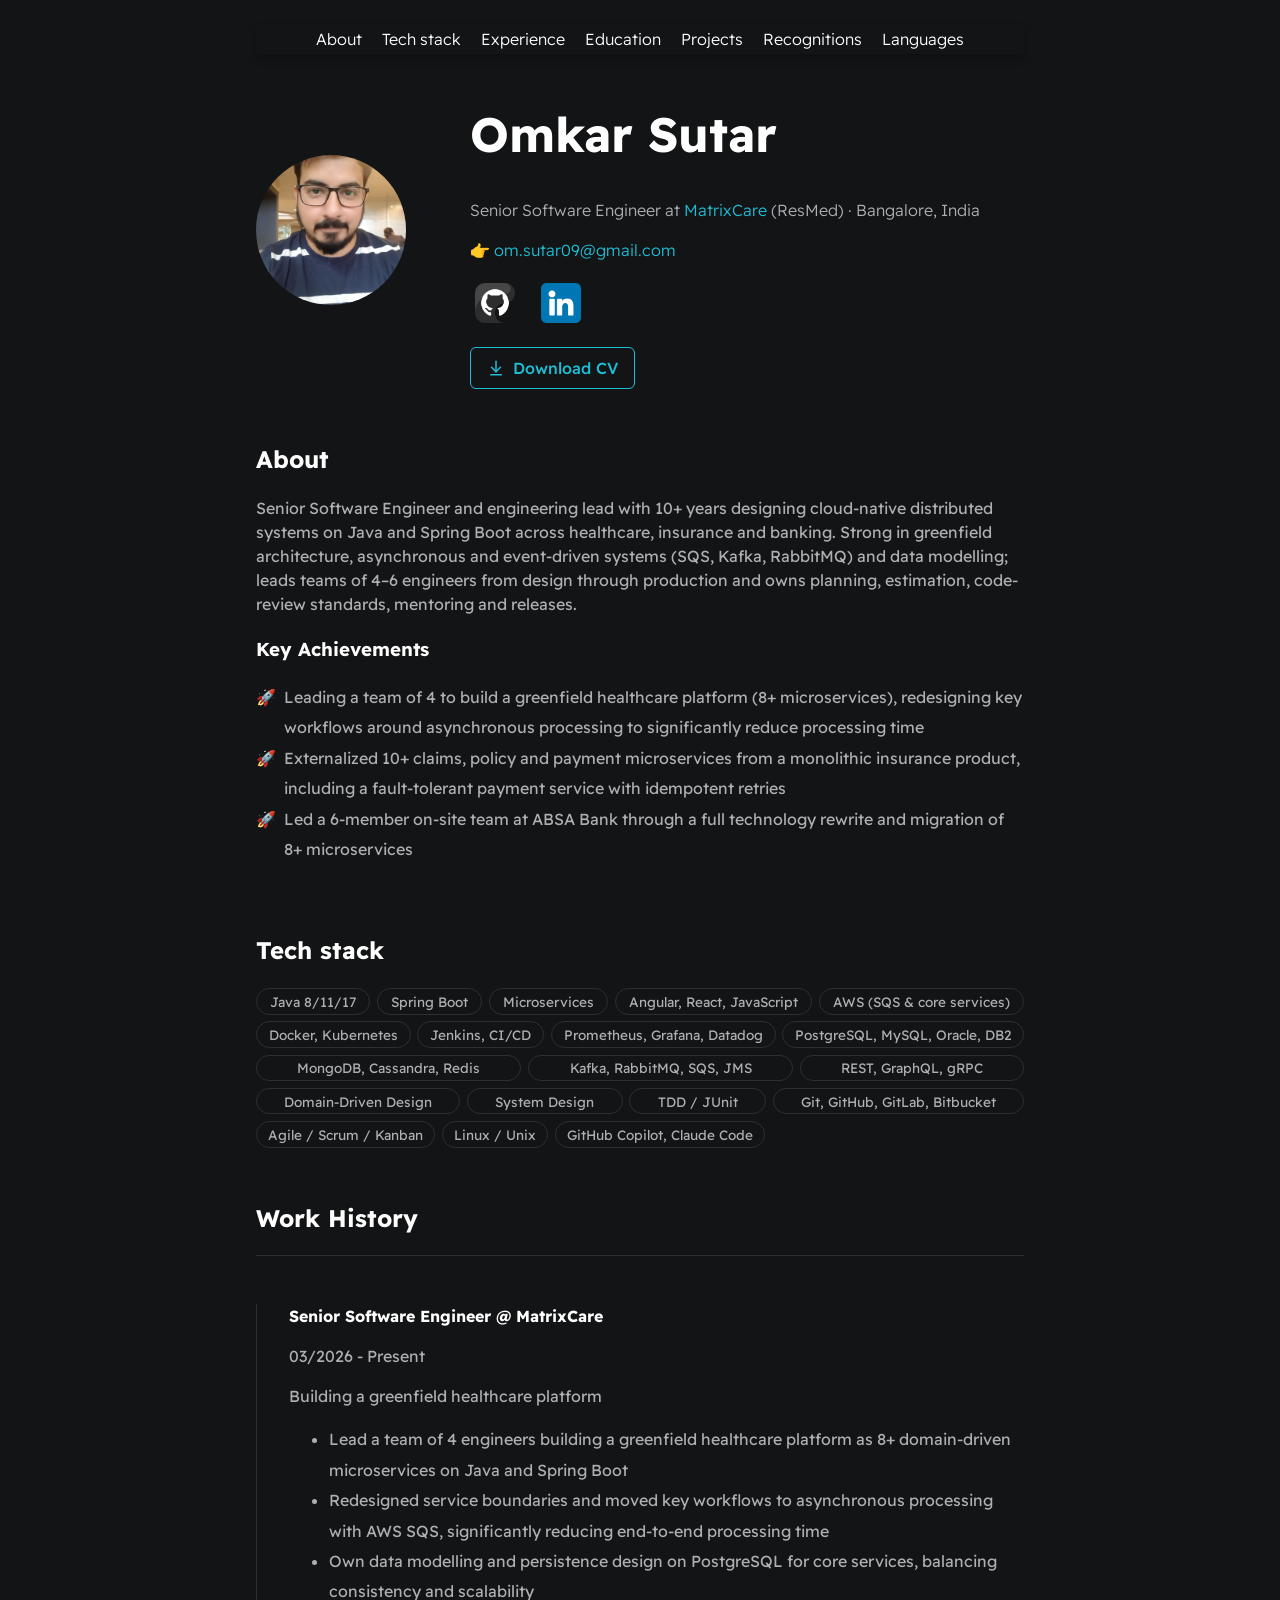
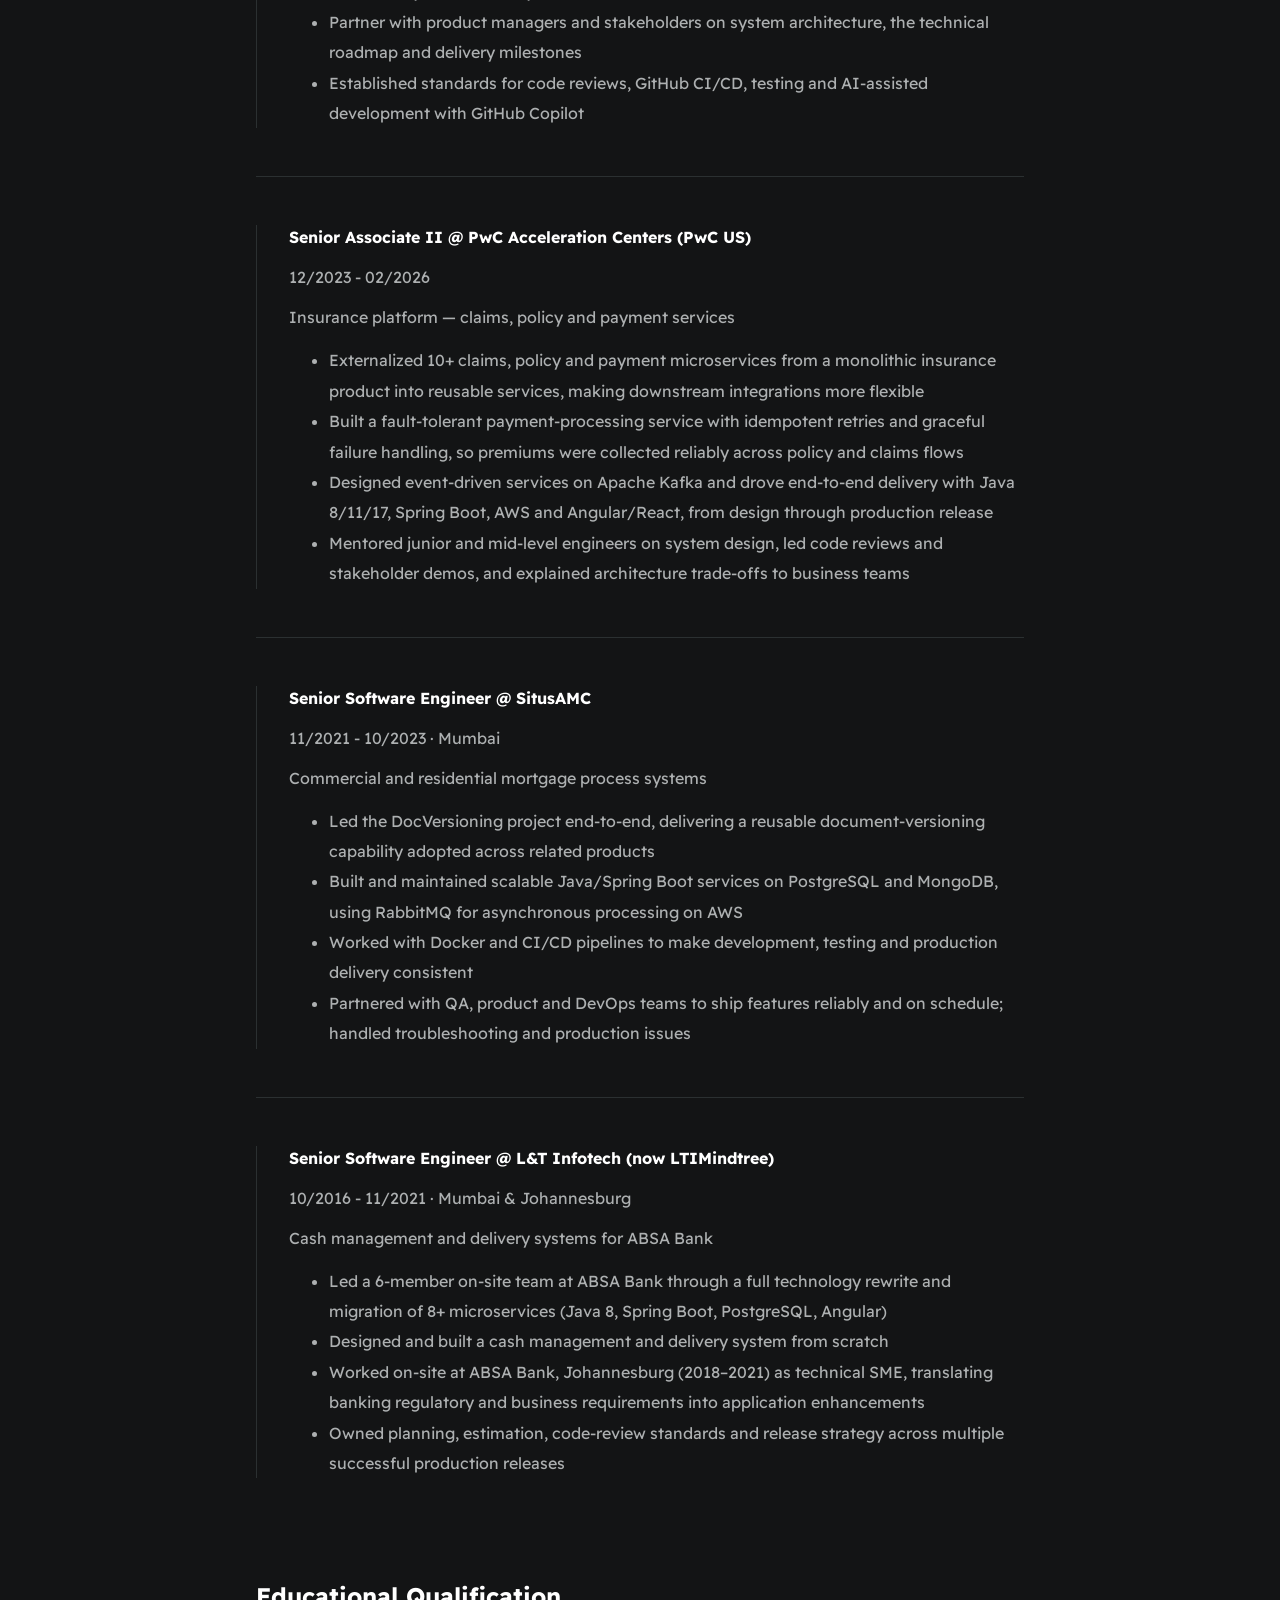
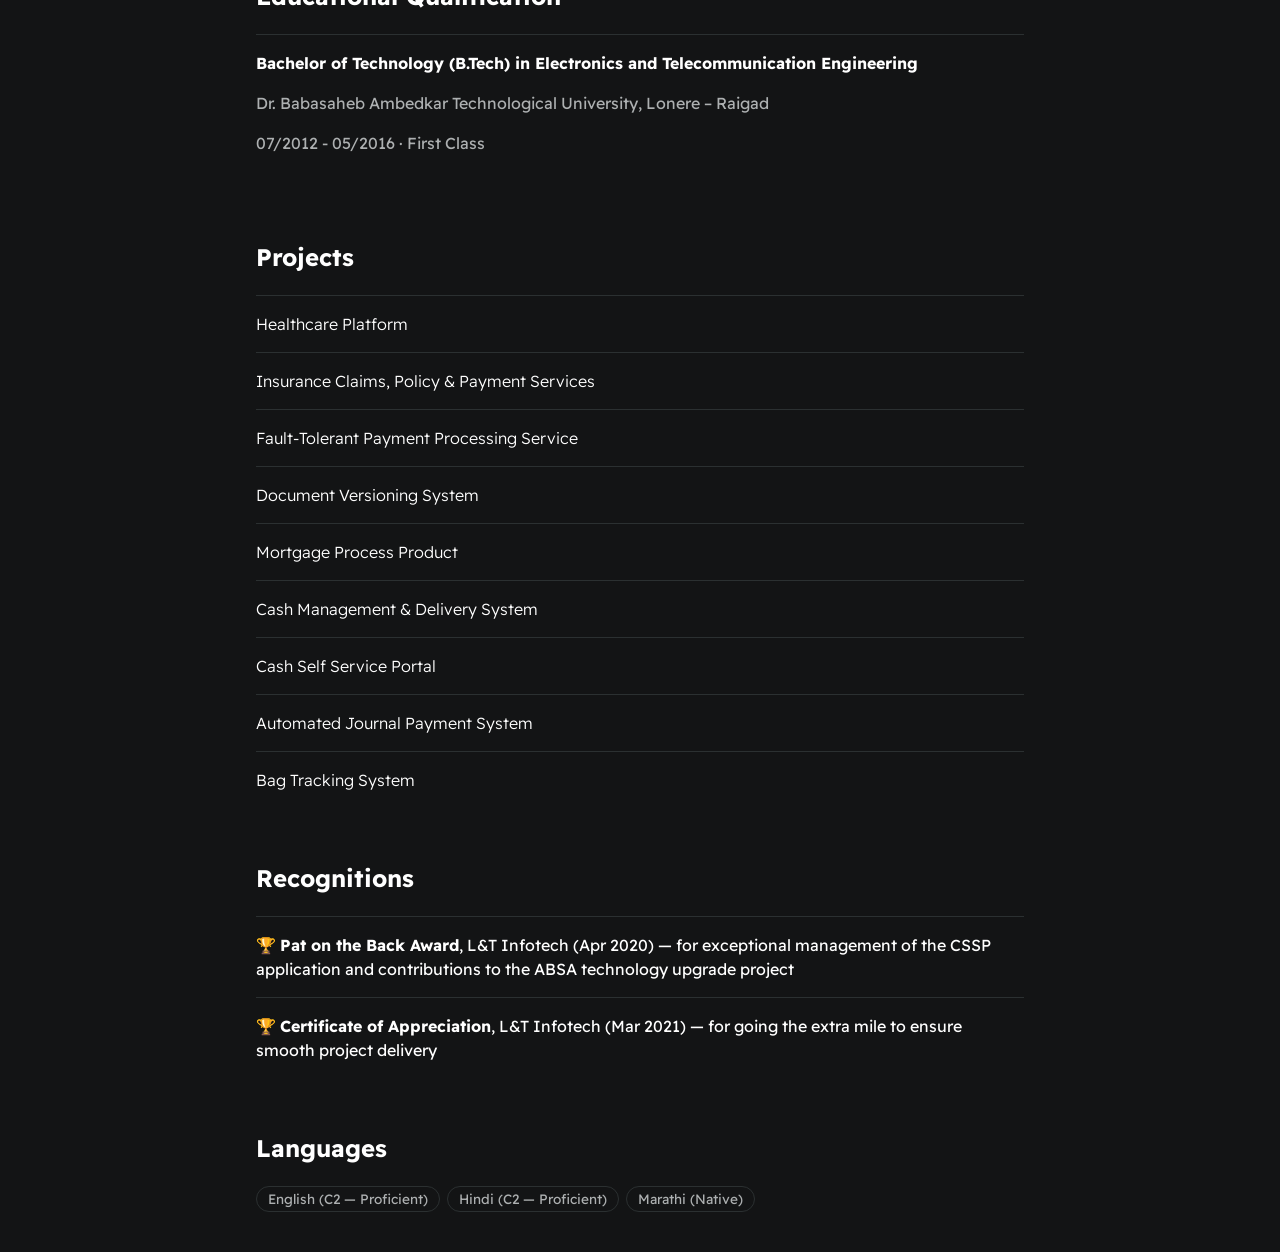
<file: index.html>
<!DOCTYPE html>
<html>
  <head>
    <meta charset="utf-8" />
    <meta http-equiv="X-UA-Compatible" content="IE=edge" />
    <title>Omkar Sutar</title>
    <meta name="description" content="Omkar Sutar — Senior Software Engineer building distributed, cloud-native backend systems with Java and Spring Boot." />
    <meta name="viewport" content="width=device-width, initial-scale=1" />
    <link rel="stylesheet" href="./styles/main.css" />
    <link rel="icon" href="./assets/images/favicon.png" type="image/x-icon" />
  </head>
  <body>
    <div id="container--main">
      <ul class="nav-links">
        <li class="forward"><a href="#about">About</a></li>
        <li class="forward"><a href="#techstack">Tech stack</a></li>
        <li class="forward"><a href="#work-history">Experience</a></li>
        <li class="forward"><a href="#education">Education</a></li>
        <li class="forward"><a href="#projects">Projects</a></li>
        <li class="forward"><a href="#recognitions">Recognitions</a></li>
        <li class="forward"><a href="#languages">Languages</a></li>
      </ul>
      <section id="wrapper--hero" class="section--page">
        <img id="profile-pic" src="assets/images/profile_pic.jpg" />

        <div>
          <h1 id="user-name">Omkar Sutar</h1>
          <p id="bio">
            Senior Software Engineer at
            <a href="https://matrixcare.com" target="_blank">MatrixCare</a>
            (ResMed) · Bangalore, India
          </p>
          <p id="email">
            <a href="mailto:om.sutar09@gmail.com">👉 om.sutar09@gmail.com</a>
          </p>
          <div id="socials--list">
            <a href="https://github.com/omsutar09" target="_blank"
              ><img id="social-pic" src="./assets/images/github.png"
            /></a>
            <a href="https://www.linkedin.com/in/omsutar09/" target="_blank"
              ><img id="social-pic" src="./assets/images/linkedin.png"
            /></a>
          </div>
          <a
            class="btn--resume"
            href="./assets/Omkar_Sutar_CV.pdf"
            download="Omkar_Sutar_CV.pdf"
            ><svg xmlns="http://www.w3.org/2000/svg" width="18" height="18" viewBox="0 0 24 24" fill="none" stroke="currentColor" stroke-width="2" stroke-linecap="round" stroke-linejoin="round" aria-hidden="true"><path d="M12 17V3"/><path d="m6 11 6 6 6-6"/><path d="M19 21H5"/></svg>
            Download CV</a
          >
        </div>
      </section>

      <section id="about" class="section--page">
        <h2>About</h2>
        <p>
          Senior Software Engineer and engineering lead with 10+ years
          designing cloud-native distributed systems on Java and Spring Boot
          across healthcare, insurance and banking. Strong in greenfield
          architecture, asynchronous and event-driven systems (SQS, Kafka,
          RabbitMQ) and data modelling; leads teams of 4–6 engineers from
          design through production and owns planning, estimation,
          code-review standards, mentoring and releases.
        </p>
        <h3>Key Achievements</h3>
        <ul class="list--marked list--achieve">
          <li>
            Leading a team of 4 to build a greenfield healthcare platform (8+
            microservices), redesigning key workflows around asynchronous
            processing to significantly reduce processing time
          </li>
          <li>
            Externalized 10+ claims, policy and payment microservices from a
            monolithic insurance product, including a fault-tolerant payment
            service with idempotent retries
          </li>
          <li>
            Led a 6-member on-site team at ABSA Bank through a full technology
            rewrite and migration of 8+ microservices
          </li>
        </ul>
      </section>

      <section id="techstack" class="section--page">
        <h2>Tech stack</h2>

        <div id="wrapper--techstack__items">
          <div class="card--techstack"><span>Java 8/11/17</span></div>
          <div class="card--techstack"><span>Spring Boot</span></div>
          <div class="card--techstack"><span>Microservices</span></div>
          <div class="card--techstack"><span>Angular, React, JavaScript</span></div>
          <div class="card--techstack"><span>AWS (SQS &amp; core services)</span></div>
          <div class="card--techstack"><span>Docker, Kubernetes</span></div>
          <div class="card--techstack"><span>Jenkins, CI/CD</span></div>
          <div class="card--techstack"><span>Prometheus, Grafana, Datadog</span></div>
          <div class="card--techstack"><span>PostgreSQL, MySQL, Oracle, DB2</span></div>
          <div class="card--techstack"><span>MongoDB, Cassandra, Redis</span></div>
          <div class="card--techstack"><span>Kafka, RabbitMQ, SQS, JMS</span></div>
          <div class="card--techstack"><span>REST, GraphQL, gRPC</span></div>
          <div class="card--techstack"><span>Domain-Driven Design</span></div>
          <div class="card--techstack"><span>System Design</span></div>
          <div class="card--techstack"><span>TDD / JUnit</span></div>
          <div class="card--techstack"><span>Git, GitHub, GitLab, Bitbucket</span></div>
          <div class="card--techstack"><span>Agile / Scrum / Kanban</span></div>
          <div class="card--techstack"><span>Linux / Unix</span></div>
          <div class="card--techstack"><span>GitHub Copilot, Claude Code</span></div>
        </div>
      </section>

      <section id="work-history" class="section--page">
        <h2>Work History</h2>

        <div class="line-break"></div>
        <div class="card--work-history">
          <strong>Senior Software Engineer @ MatrixCare</strong>
          <p>03/2026 - Present</p>
          <p>Building a greenfield healthcare platform</p>
          <ul>
            <li>
              Lead a team of 4 engineers building a greenfield healthcare
              platform as 8+ domain-driven microservices on Java and Spring
              Boot
            </li>
            <li>
              Redesigned service boundaries and moved key workflows to
              asynchronous processing with AWS SQS, significantly reducing
              end-to-end processing time
            </li>
            <li>
              Own data modelling and persistence design on PostgreSQL for core
              services, balancing consistency and scalability
            </li>
            <li>
              Partner with product managers and stakeholders on system
              architecture, the technical roadmap and delivery milestones
            </li>
            <li>
              Established standards for code reviews, GitHub CI/CD, testing and
              AI-assisted development with GitHub Copilot
            </li>
          </ul>
        </div>

        <div class="line-break"></div>
        <div class="card--work-history">
          <strong>Senior Associate II @ PwC Acceleration Centers (PwC US)</strong>
          <p>12/2023 - 02/2026</p>
          <p>Insurance platform — claims, policy and payment services</p>
          <ul>
            <li>
              Externalized 10+ claims, policy and payment microservices from a
              monolithic insurance product into reusable services, making
              downstream integrations more flexible
            </li>
            <li>
              Built a fault-tolerant payment-processing service with idempotent
              retries and graceful failure handling, so premiums were collected
              reliably across policy and claims flows
            </li>
            <li>
              Designed event-driven services on Apache Kafka and drove
              end-to-end delivery with Java 8/11/17, Spring Boot, AWS and
              Angular/React, from design through production release
            </li>
            <li>
              Mentored junior and mid-level engineers on system design, led code
              reviews and stakeholder demos, and explained architecture
              trade-offs to business teams
            </li>
          </ul>
        </div>

        <div class="line-break"></div>
        <div class="card--work-history">
          <strong>Senior Software Engineer @ SitusAMC</strong>
          <p>11/2021 - 10/2023 · Mumbai</p>
          <p>Commercial and residential mortgage process systems</p>
          <ul>
            <li>
              Led the DocVersioning project end-to-end, delivering a reusable
              document-versioning capability adopted across related products
            </li>
            <li>
              Built and maintained scalable Java/Spring Boot services on
              PostgreSQL and MongoDB, using RabbitMQ for asynchronous
              processing on AWS
            </li>
            <li>
              Worked with Docker and CI/CD pipelines to make development,
              testing and production delivery consistent
            </li>
            <li>
              Partnered with QA, product and DevOps teams to ship features
              reliably and on schedule; handled troubleshooting and production
              issues
            </li>
          </ul>
        </div>

        <div class="line-break"></div>
        <div class="card--work-history">
          <strong
            >Senior Software Engineer @ L&amp;T Infotech (now LTIMindtree)</strong
          >
          <p>10/2016 - 11/2021 · Mumbai &amp; Johannesburg</p>
          <p>Cash management and delivery systems for ABSA Bank</p>
          <ul>
            <li>
              Led a 6-member on-site team at ABSA Bank through a full technology
              rewrite and migration of 8+ microservices (Java 8, Spring Boot,
              PostgreSQL, Angular)
            </li>
            <li>Designed and built a cash management and delivery system from scratch</li>
            <li>
              Worked on-site at ABSA Bank, Johannesburg (2018–2021) as technical
              SME, translating banking regulatory and business requirements into
              application enhancements
            </li>
            <li>
              Owned planning, estimation, code-review standards and release
              strategy across multiple successful production releases
            </li>
          </ul>
        </div>
      </section>

      <section id="education" class="section--page">
        <h2>Educational Qualification</h2>

        <div class="card--project">
          <strong
            >Bachelor of Technology (B.Tech) in Electronics and
            Telecommunication Engineering</strong
          >
          <p>Dr. Babasaheb Ambedkar Technological University, Lonere – Raigad</p>
          <p>07/2012 - 05/2016 · First Class</p>
        </div>
      </section>

      <section id="projects" class="section--page">
        <h2>Projects</h2>

        <div class="card--project">
          <a href="project1.html">Healthcare Platform</a>
        </div>
        <div class="card--project">
          <a href="project1.html">Insurance Claims, Policy &amp; Payment Services</a>
        </div>
        <div class="card--project">
          <a href="project1.html">Fault-Tolerant Payment Processing Service</a>
        </div>
        <div class="card--project">
          <a href="project1.html">Document Versioning System</a>
        </div>
        <div class="card--project">
          <a href="project1.html">Mortgage Process Product</a>
        </div>
        <div class="card--project">
          <a href="project1.html">Cash Management &amp; Delivery System</a>
        </div>
        <div class="card--project">
          <a href="project1.html">Cash Self Service Portal</a>
        </div>
        <div class="card--project">
          <a href="project1.html">Automated Journal Payment System</a>
        </div>
        <div class="card--project">
          <a href="project1.html">Bag Tracking System</a>
        </div>
      </section>

      <section id="recognitions" class="section--page">
        <h2>Recognitions</h2>

        <div class="card--project">
          <span>🏆 </span><strong>Pat on the Back Award</strong>, L&amp;T
          Infotech (Apr 2020) — for exceptional management of the CSSP
          application and contributions to the ABSA technology upgrade project
        </div>
        <div class="card--project">
          <span>🏆 </span><strong>Certificate of Appreciation</strong>, L&amp;T
          Infotech (Mar 2021) — for going the extra mile to ensure smooth
          project delivery
        </div>
      </section>

      <section id="languages" class="section--page">
        <h2>Languages</h2>
        <div id="wrapper--techstack__items">
          <div class="card--techstack"><span>English (C2 — Proficient)</span></div>
          <div class="card--techstack"><span>Hindi (C2 — Proficient)</span></div>
          <div class="card--techstack"><span>Marathi (Native)</span></div>
        </div>
      </section>
    </div>
  </body>
</html>
</file>
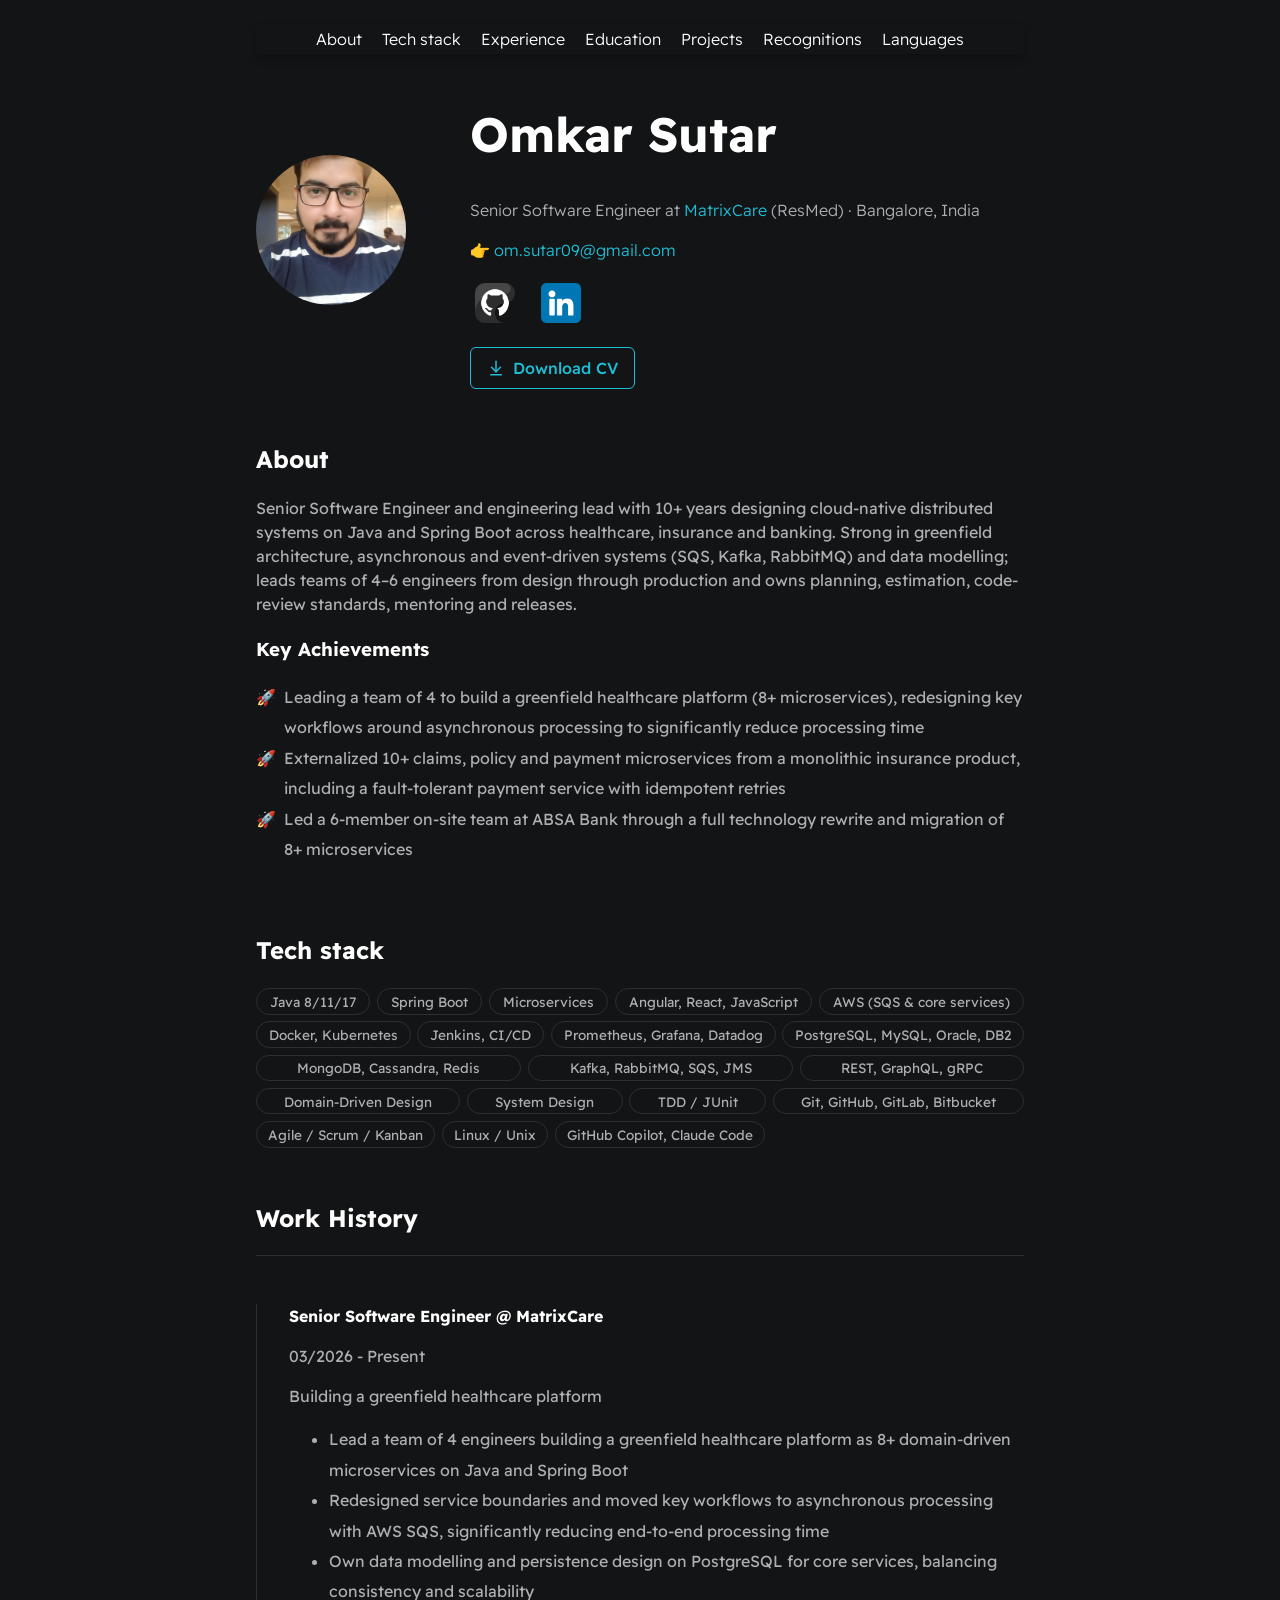
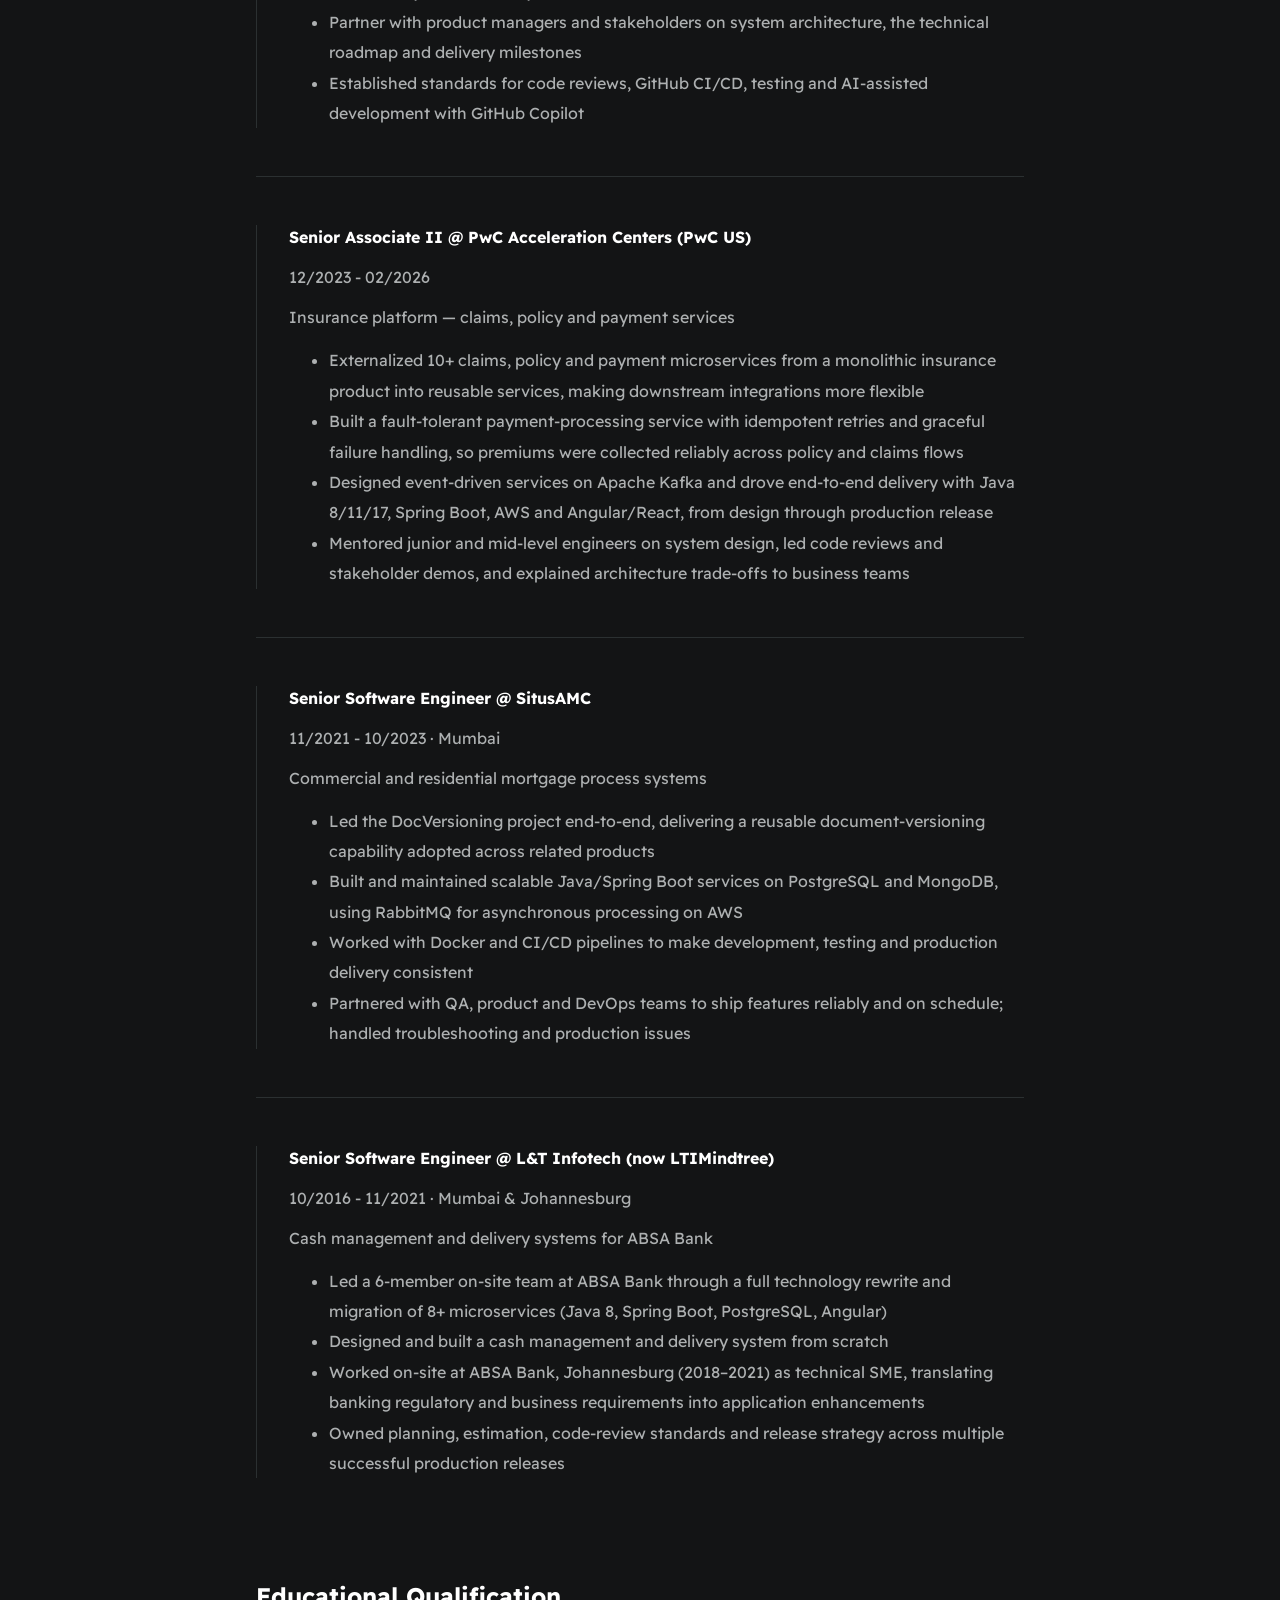
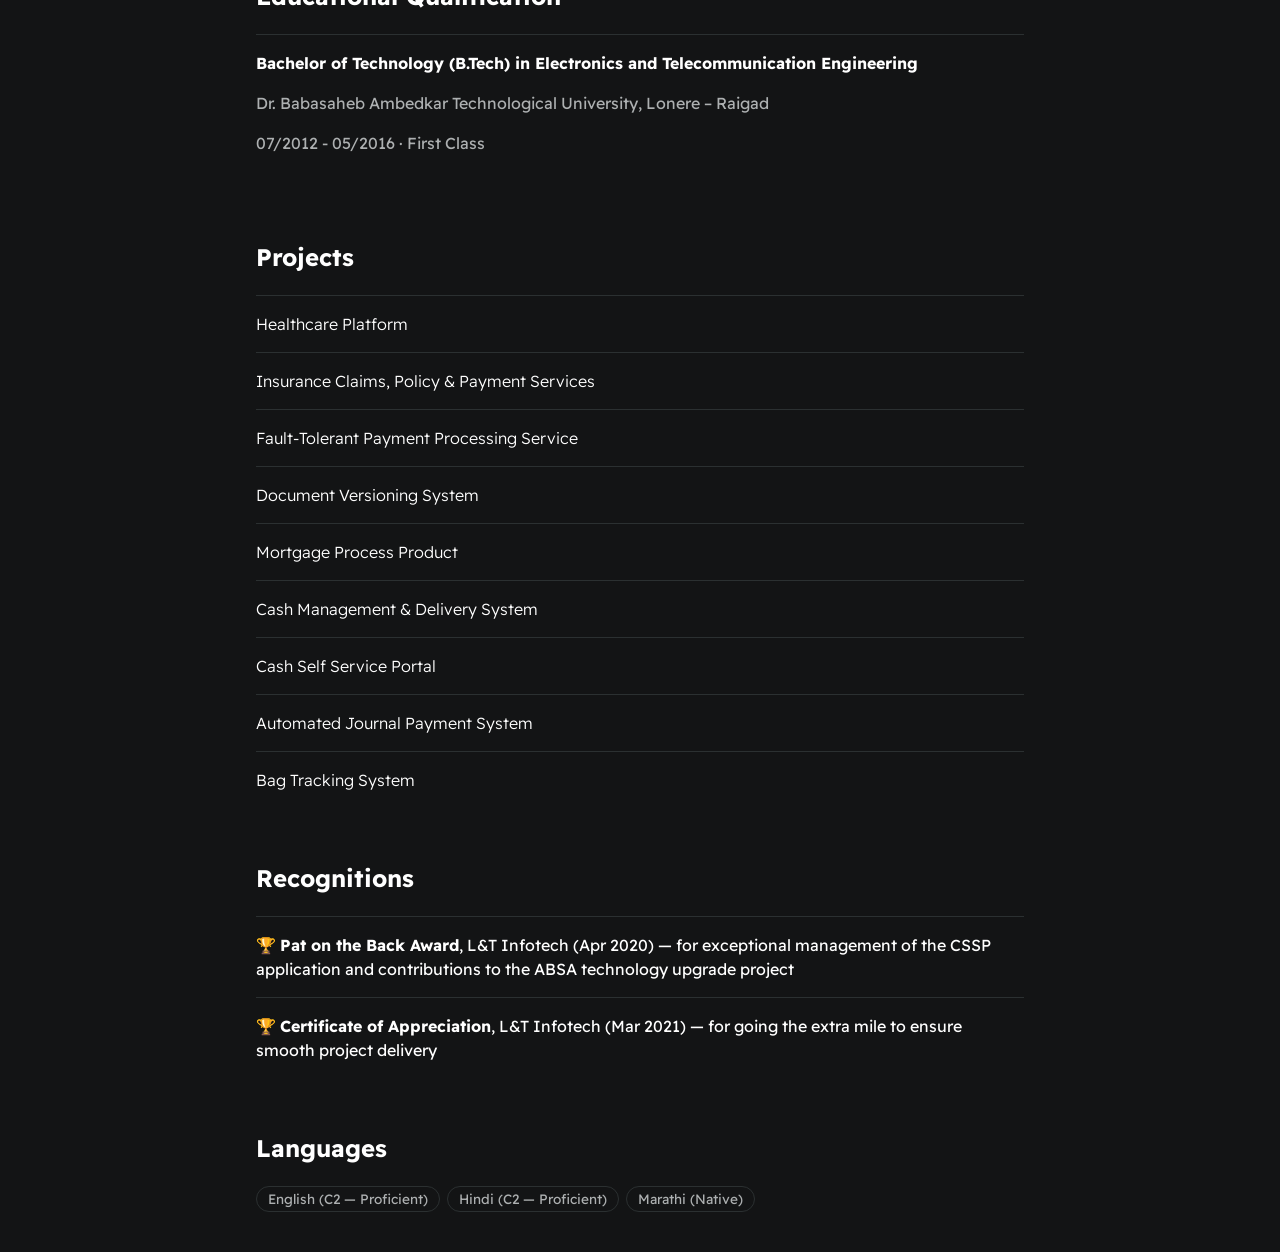
<file: omkar-sutar/index.html>
<!DOCTYPE html>
<html>
  <head>
    <meta charset="utf-8" />
    <meta http-equiv="X-UA-Compatible" content="IE=edge" />
    <title>Omkar Sutar</title>
    <meta name="description" content="Omkar Sutar — Senior Software Engineer building distributed, cloud-native backend systems with Java and Spring Boot." />
    <meta name="viewport" content="width=device-width, initial-scale=1" />
    <link rel="stylesheet" href="./styles/main.css" />
    <link rel="icon" href="./assets/images/favicon.png" type="image/x-icon" />
  </head>
  <body>
    <div id="container--main">
      <ul class="nav-links">
        <li class="forward"><a href="#about">About</a></li>
        <li class="forward"><a href="#techstack">Tech stack</a></li>
        <li class="forward"><a href="#work-history">Experience</a></li>
        <li class="forward"><a href="#education">Education</a></li>
        <li class="forward"><a href="#projects">Projects</a></li>
        <li class="forward"><a href="#recognitions">Recognitions</a></li>
        <li class="forward"><a href="#languages">Languages</a></li>
      </ul>
      <section id="wrapper--hero" class="section--page">
        <img id="profile-pic" src="assets/images/profile_pic.jpg" />

        <div>
          <h1 id="user-name">Omkar Sutar</h1>
          <p id="bio">
            Senior Software Engineer at
            <a href="https://matrixcare.com" target="_blank">MatrixCare</a>
            (ResMed) · Bangalore, India
          </p>
          <p id="email">
            <a href="mailto:om.sutar09@gmail.com">👉 om.sutar09@gmail.com</a>
          </p>
          <div id="socials--list">
            <a href="https://github.com/jarvis9019" target="_blank"
              ><img id="social-pic" src="./assets/images/github.png"
            /></a>
            <a href="https://www.linkedin.com/in/omsutar09/" target="_blank"
              ><img id="social-pic" src="./assets/images/linkedin.png"
            /></a>
          </div>
          <a
            class="btn--resume"
            href="./assets/Omkar_Sutar_CV.pdf"
            download="Omkar_Sutar_CV.pdf"
            ><svg xmlns="http://www.w3.org/2000/svg" width="18" height="18" viewBox="0 0 24 24" fill="none" stroke="currentColor" stroke-width="2" stroke-linecap="round" stroke-linejoin="round" aria-hidden="true"><path d="M12 17V3"/><path d="m6 11 6 6 6-6"/><path d="M19 21H5"/></svg>
            Download CV</a
          >
        </div>
      </section>

      <section id="about" class="section--page">
        <h2>About</h2>
        <p>
          Senior Software Engineer and engineering lead with 10+ years
          designing cloud-native distributed systems on Java and Spring Boot
          across healthcare, insurance and banking. Strong in greenfield
          architecture, asynchronous and event-driven systems (SQS, Kafka,
          RabbitMQ) and data modelling; leads teams of 4–6 engineers from
          design through production and owns planning, estimation,
          code-review standards, mentoring and releases.
        </p>
        <h3>Key Achievements</h3>
        <ul class="list--marked list--achieve">
          <li>
            Leading a team of 4 to build a greenfield healthcare platform (8+
            microservices), redesigning key workflows around asynchronous
            processing to significantly reduce processing time
          </li>
          <li>
            Externalized 10+ claims, policy and payment microservices from a
            monolithic insurance product, including a fault-tolerant payment
            service with idempotent retries
          </li>
          <li>
            Led a 6-member on-site team at ABSA Bank through a full technology
            rewrite and migration of 8+ microservices
          </li>
        </ul>
      </section>

      <section id="techstack" class="section--page">
        <h2>Tech stack</h2>

        <div id="wrapper--techstack__items">
          <div class="card--techstack"><span>Java 8/11/17</span></div>
          <div class="card--techstack"><span>Spring Boot</span></div>
          <div class="card--techstack"><span>Microservices</span></div>
          <div class="card--techstack"><span>Angular, React, JavaScript</span></div>
          <div class="card--techstack"><span>AWS (SQS &amp; core services)</span></div>
          <div class="card--techstack"><span>Docker, Kubernetes</span></div>
          <div class="card--techstack"><span>Jenkins, CI/CD</span></div>
          <div class="card--techstack"><span>Prometheus, Grafana, Datadog</span></div>
          <div class="card--techstack"><span>PostgreSQL, MySQL, Oracle, DB2</span></div>
          <div class="card--techstack"><span>MongoDB, Cassandra, Redis</span></div>
          <div class="card--techstack"><span>Kafka, RabbitMQ, SQS, JMS</span></div>
          <div class="card--techstack"><span>REST, GraphQL, gRPC</span></div>
          <div class="card--techstack"><span>Domain-Driven Design</span></div>
          <div class="card--techstack"><span>System Design</span></div>
          <div class="card--techstack"><span>TDD / JUnit</span></div>
          <div class="card--techstack"><span>Git, GitHub, GitLab, Bitbucket</span></div>
          <div class="card--techstack"><span>Agile / Scrum / Kanban</span></div>
          <div class="card--techstack"><span>Linux / Unix</span></div>
          <div class="card--techstack"><span>GitHub Copilot, Claude Code</span></div>
        </div>
      </section>

      <section id="work-history" class="section--page">
        <h2>Work History</h2>

        <div class="line-break"></div>
        <div class="card--work-history">
          <strong>Senior Software Engineer @ MatrixCare</strong>
          <p>03/2026 - Present</p>
          <p>Building a greenfield healthcare platform</p>
          <ul>
            <li>
              Lead a team of 4 engineers building a greenfield healthcare
              platform as 8+ domain-driven microservices on Java and Spring
              Boot
            </li>
            <li>
              Redesigned service boundaries and moved key workflows to
              asynchronous processing with AWS SQS, significantly reducing
              end-to-end processing time
            </li>
            <li>
              Own data modelling and persistence design on PostgreSQL for core
              services, balancing consistency and scalability
            </li>
            <li>
              Partner with product managers and stakeholders on system
              architecture, the technical roadmap and delivery milestones
            </li>
            <li>
              Established standards for code reviews, GitHub CI/CD, testing and
              AI-assisted development with GitHub Copilot
            </li>
          </ul>
        </div>

        <div class="line-break"></div>
        <div class="card--work-history">
          <strong>Senior Associate II @ PwC Acceleration Centers (PwC US)</strong>
          <p>12/2023 - 02/2026</p>
          <p>Insurance platform — claims, policy and payment services</p>
          <ul>
            <li>
              Externalized 10+ claims, policy and payment microservices from a
              monolithic insurance product into reusable services, making
              downstream integrations more flexible
            </li>
            <li>
              Built a fault-tolerant payment-processing service with idempotent
              retries and graceful failure handling, so premiums were collected
              reliably across policy and claims flows
            </li>
            <li>
              Designed event-driven services on Apache Kafka and drove
              end-to-end delivery with Java 8/11/17, Spring Boot, AWS and
              Angular/React, from design through production release
            </li>
            <li>
              Mentored junior and mid-level engineers on system design, led code
              reviews and stakeholder demos, and explained architecture
              trade-offs to business teams
            </li>
          </ul>
        </div>

        <div class="line-break"></div>
        <div class="card--work-history">
          <strong>Senior Software Engineer @ SitusAMC</strong>
          <p>11/2021 - 10/2023 · Mumbai</p>
          <p>Commercial and residential mortgage process systems</p>
          <ul>
            <li>
              Led the DocVersioning project end-to-end, delivering a reusable
              document-versioning capability adopted across related products
            </li>
            <li>
              Built and maintained scalable Java/Spring Boot services on
              PostgreSQL and MongoDB, using RabbitMQ for asynchronous
              processing on AWS
            </li>
            <li>
              Worked with Docker and CI/CD pipelines to make development,
              testing and production delivery consistent
            </li>
            <li>
              Partnered with QA, product and DevOps teams to ship features
              reliably and on schedule; handled troubleshooting and production
              issues
            </li>
          </ul>
        </div>

        <div class="line-break"></div>
        <div class="card--work-history">
          <strong
            >Senior Software Engineer @ L&amp;T Infotech (now LTIMindtree)</strong
          >
          <p>10/2016 - 11/2021 · Mumbai &amp; Johannesburg</p>
          <p>Cash management and delivery systems for ABSA Bank</p>
          <ul>
            <li>
              Led a 6-member on-site team at ABSA Bank through a full technology
              rewrite and migration of 8+ microservices (Java 8, Spring Boot,
              PostgreSQL, Angular)
            </li>
            <li>Designed and built a cash management and delivery system from scratch</li>
            <li>
              Worked on-site at ABSA Bank, Johannesburg (2018–2021) as technical
              SME, translating banking regulatory and business requirements into
              application enhancements
            </li>
            <li>
              Owned planning, estimation, code-review standards and release
              strategy across multiple successful production releases
            </li>
          </ul>
        </div>
      </section>

      <section id="education" class="section--page">
        <h2>Educational Qualification</h2>

        <div class="card--project">
          <strong
            >Bachelor of Technology (B.Tech) in Electronics and
            Telecommunication Engineering</strong
          >
          <p>Dr. Babasaheb Ambedkar Technological University, Lonere – Raigad</p>
          <p>07/2012 - 05/2016 · First Class</p>
        </div>
      </section>

      <section id="projects" class="section--page">
        <h2>Projects</h2>

        <div class="card--project">
          <a href="project1.html">Healthcare Platform</a>
        </div>
        <div class="card--project">
          <a href="project1.html">Insurance Claims, Policy &amp; Payment Services</a>
        </div>
        <div class="card--project">
          <a href="project1.html">Fault-Tolerant Payment Processing Service</a>
        </div>
        <div class="card--project">
          <a href="project1.html">Document Versioning System</a>
        </div>
        <div class="card--project">
          <a href="project1.html">Mortgage Process Product</a>
        </div>
        <div class="card--project">
          <a href="project1.html">Cash Management &amp; Delivery System</a>
        </div>
        <div class="card--project">
          <a href="project1.html">Cash Self Service Portal</a>
        </div>
        <div class="card--project">
          <a href="project1.html">Automated Journal Payment System</a>
        </div>
        <div class="card--project">
          <a href="project1.html">Bag Tracking System</a>
        </div>
      </section>

      <section id="recognitions" class="section--page">
        <h2>Recognitions</h2>

        <div class="card--project">
          <span>🏆 </span><strong>Pat on the Back Award</strong>, L&amp;T
          Infotech (Apr 2020) — for exceptional management of the CSSP
          application and contributions to the ABSA technology upgrade project
        </div>
        <div class="card--project">
          <span>🏆 </span><strong>Certificate of Appreciation</strong>, L&amp;T
          Infotech (Mar 2021) — for going the extra mile to ensure smooth
          project delivery
        </div>
      </section>

      <section id="languages" class="section--page">
        <h2>Languages</h2>
        <div id="wrapper--techstack__items">
          <div class="card--techstack"><span>English (C2 — Proficient)</span></div>
          <div class="card--techstack"><span>Hindi (C2 — Proficient)</span></div>
          <div class="card--techstack"><span>Marathi (Native)</span></div>
        </div>
      </section>
    </div>
  </body>
</html>
</file>
<file: styles/main.css>
@import url("https://fonts.googleapis.com/css2?family=Readex+Pro:wght@300;400;500;600;700&display=swap");

:root {
  --mainTextColor-light: #000;
  --secondaryTextColor-light: rgb(51 51 51);
  --mainLinkColor-light: #0da2b8;
  --mainBorderColor-light: rgb(218, 218, 218);
  --mainBgColor-light: rgb(249, 250, 251);

  --mainTextColor-dark: #fff;
  --secondaryTextColor-dark: #adb0b1;
  --mainLinkColor-dark: rgb(30, 190, 214);
  --mainBorderColor-dark: #2b3031;
  --mainBgColor-dark: #131415;

  --mainTextColor: var(--mainTextColor-dark);
  --secondaryTextColor: var(--secondaryTextColor-dark);
  --mainLinkColor: var(--mainLinkColor-dark);
  --mainBorderColor: var(--mainBorderColor-dark);
  --mainBgColor: var(--mainBgColor-dark);
}

* {
  font-family: "Readex Pro";
  line-height: 1.5em;
  box-sizing: border-box;
  color: var(--mainTextColor);
  scroll-behavior: smooth;
}

body {
  background-color: var(--mainBgColor);
}

p,
span,
li {
  color: var(--secondaryTextColor);
  font-size: 1em;
}

a {
  text-decoration: none;
  color: var(--mainLinkColor);
  font-weight: 500;
}

li {
  line-height: 1.9em;
}

#container--main {
  max-width: 800px;
  margin: 0 auto;
  padding: 1em;
}

.section--page {
  padding-top: 1em;
  padding-bottom: 1em;
}

#wrapper--hero {
  display: flex;
  align-items: center;
  gap: 4em;
}

#bio,
a {
  font-weight: 300;
}

#user-name {
  font-size: 48px;
  line-height: 1em;
}

#profile-pic {
  width: 150px;
  height: 150px;
  object-fit: cover;
  border-radius: 50%;
}

#email {
  color: var(--mainTextColor);
}

#socials--list {
  display: flex;
  column-gap: 1em;
  flex-wrap: wrap;
}

#social-pic {
  padding: 5px;
  text-align: center;
  font-size: 30px;
  width: 50px;
}

#socials--list a {
  font-weight: 300;
  color: var(--secondaryTextColor);
  font-size: 0.9em;
  transition: 0.3s;
}

#socials--list a:hover {
  font-weight: 100;
  color: var(--mainLinkColor);
  font-size: 0.9em;
}

.list--marked {
  list-style: none;
  padding-left: 0;
}

.list--marked li {
  position: relative;
  padding-left: 1.75em;
}

.list--marked li::before {
  position: absolute;
  left: 0;
}

.list--achieve li::before {
  content: "🚀";
}

#wrapper--techstack__items {
  display: flex;
  flex-wrap: wrap;
  gap: 0.5em;
  font-size: 0.85em;
}

#wrapper--techstack__items::after {
  content: "";
  flex: 1000 1 auto;
}

.card--techstack {
  flex: 1 1 auto;
  text-align: center;
  border: 1px solid var(--mainBorderColor);
  border-radius: 999px;
  padding: 0.2em 0.8em;
  line-height: 1.4em;
}

.card--techstack span {
  font-size: 1em;
  line-height: 1.4em;
  white-space: nowrap;
}

.card--project {
  padding-top: 1em;
  padding-bottom: 1em;
  border-top: 1px solid var(--mainBorderColor);
}

.card--project a {
  color: var(--mainTextColor);

  transition: 0.3s;
}

.card--project a:hover {
  color: rgb(30, 190, 214);
}

.card--work-history {
  border-left: 1px solid var(--mainBorderColor);
  margin-top: 3em;
  margin-bottom: 3em;
  padding-left: 2em;
}

.line-break {
  background-color: var(--mainBorderColor);
  height: 1px;
}

@media (max-width: 600px) {
  .section--page {
    padding-top: 1em;
    padding-bottom: 1em;
  }

  #wrapper--hero {
    display: flex;
    align-items: center;
    gap: 1em;
  }

  #profile-pic {
    width: 200px;
    height: 200px;
  }

  #wrapper--hero {
    flex-direction: column;
  }

  .card--work-history {
    border-left: none;
    padding-left: 0;
  }
}
.nav-links {
  display: flex;
  flex-wrap: wrap;
  justify-content: center;
  align-items: center;
  gap: 4px 0;
  margin: 0;
  background: #131415;
  padding: 0px 10px;
  box-shadow: 0 5px 10px rgba(0, 0, 0, 0.2);
}
.nav-links li {
  list-style: none;
  margin: 0 10px;
  white-space: nowrap;
}
.nav-links li a {
  position: relative;
  color: #fff;
  font-size: 16px;
  font-weight: 300;
  padding: 6px 0;
  text-decoration: none;
}
.nav-links li a:before {
  content: "";
  position: absolute;
  bottom: 0;
  left: 0;
  height: 3px;
  width: 0%;
  background: #fff;
  border-radius: 12px;
  transition: all 0.4s ease;
}
.nav-links li a:hover:before {
  width: 100%;
}
.nav-links li.center a:before {
  left: 50%;
  transform: translateX(-50%);
}
.nav-links li.upward a:before {
  width: 100%;
  bottom: -5px;
  opacity: 0;
}
.nav-links li.upward a:hover:before {
  bottom: 0px;
  opacity: 1;
}
.nav-links li.forward a:before {
  width: 100%;
  transform: scaleX(0);
  transform-origin: right;
  transition: transform 0.4s ease;
}
.nav-links li.forward a:hover:before {
  transform: scaleX(1);
  transform-origin: left;
}

.download {
  width: 60px;
  height: 40px;
  background: black;
  float: left;
  border-radius: 5px;
  position: relative;
  color: #fff;
  cursor: pointer;
  border: 1px solid #fff;
  margin-top: 5px;
}

.download > .fa {
  color: #fff;
  position: absolute;
  top: 50%;
  transform: translateY(-50%);
}

.df,
.dfn {
  position: absolute;
}

.df {
  margin: 10px 5px 5px 5px;
  font-size: 0.75em;
}

.dfn {
  top: 33px;
  font-size: 1.08em;
}

.btn--resume {
  display: inline-flex;
  align-items: center;
  gap: 8px;
  margin-top: 12px;
  padding: 8px 16px;
  border: 1px solid var(--mainLinkColor);
  border-radius: 6px;
  color: var(--mainLinkColor);
  font-weight: 500;
  text-decoration: none;
  transition: 0.3s;
}

.btn--resume:hover {
  background: var(--mainLinkColor);
  color: var(--mainBgColor);
}

.btn--resume svg,
.btn--resume svg * {
  color: inherit;
}
</file>
<file: omkar-sutar/styles/main.css>
@import url("https://fonts.googleapis.com/css2?family=Readex+Pro:wght@300;400;500;600;700&display=swap");

:root {
  --mainTextColor-light: #000;
  --secondaryTextColor-light: rgb(51 51 51);
  --mainLinkColor-light: #0da2b8;
  --mainBorderColor-light: rgb(218, 218, 218);
  --mainBgColor-light: rgb(249, 250, 251);

  --mainTextColor-dark: #fff;
  --secondaryTextColor-dark: #adb0b1;
  --mainLinkColor-dark: rgb(30, 190, 214);
  --mainBorderColor-dark: #2b3031;
  --mainBgColor-dark: #131415;

  --mainTextColor: var(--mainTextColor-dark);
  --secondaryTextColor: var(--secondaryTextColor-dark);
  --mainLinkColor: var(--mainLinkColor-dark);
  --mainBorderColor: var(--mainBorderColor-dark);
  --mainBgColor: var(--mainBgColor-dark);
}

* {
  font-family: "Readex Pro";
  line-height: 1.5em;
  box-sizing: border-box;
  color: var(--mainTextColor);
  scroll-behavior: smooth;
}

body {
  background-color: var(--mainBgColor);
}

p,
span,
li {
  color: var(--secondaryTextColor);
  font-size: 1em;
}

a {
  text-decoration: none;
  color: var(--mainLinkColor);
  font-weight: 500;
}

li {
  line-height: 1.9em;
}

#container--main {
  max-width: 800px;
  margin: 0 auto;
  padding: 1em;
}

.section--page {
  padding-top: 1em;
  padding-bottom: 1em;
}

#wrapper--hero {
  display: flex;
  align-items: center;
  gap: 4em;
}

#bio,
a {
  font-weight: 300;
}

#user-name {
  font-size: 48px;
  line-height: 1em;
}

#profile-pic {
  width: 150px;
  height: 150px;
  object-fit: cover;
  border-radius: 50%;
}

#email {
  color: var(--mainTextColor);
}

#socials--list {
  display: flex;
  column-gap: 1em;
  flex-wrap: wrap;
}

#social-pic {
  padding: 5px;
  text-align: center;
  font-size: 30px;
  width: 50px;
}

#socials--list a {
  font-weight: 300;
  color: var(--secondaryTextColor);
  font-size: 0.9em;
  transition: 0.3s;
}

#socials--list a:hover {
  font-weight: 100;
  color: var(--mainLinkColor);
  font-size: 0.9em;
}

.list--marked {
  list-style: none;
  padding-left: 0;
}

.list--marked li {
  position: relative;
  padding-left: 1.75em;
}

.list--marked li::before {
  position: absolute;
  left: 0;
}

.list--achieve li::before {
  content: "🚀";
}

#wrapper--techstack__items {
  display: flex;
  flex-wrap: wrap;
  gap: 0.5em;
  font-size: 0.85em;
}

#wrapper--techstack__items::after {
  content: "";
  flex: 1000 1 auto;
}

.card--techstack {
  flex: 1 1 auto;
  text-align: center;
  border: 1px solid var(--mainBorderColor);
  border-radius: 999px;
  padding: 0.2em 0.8em;
  line-height: 1.4em;
}

.card--techstack span {
  font-size: 1em;
  line-height: 1.4em;
  white-space: nowrap;
}

.card--project {
  padding-top: 1em;
  padding-bottom: 1em;
  border-top: 1px solid var(--mainBorderColor);
}

.card--project a {
  color: var(--mainTextColor);

  transition: 0.3s;
}

.card--project a:hover {
  color: rgb(30, 190, 214);
}

.card--work-history {
  border-left: 1px solid var(--mainBorderColor);
  margin-top: 3em;
  margin-bottom: 3em;
  padding-left: 2em;
}

.line-break {
  background-color: var(--mainBorderColor);
  height: 1px;
}

@media (max-width: 600px) {
  .section--page {
    padding-top: 1em;
    padding-bottom: 1em;
  }

  #wrapper--hero {
    display: flex;
    align-items: center;
    gap: 1em;
  }

  #profile-pic {
    width: 200px;
    height: 200px;
  }

  #wrapper--hero {
    flex-direction: column;
  }

  .card--work-history {
    border-left: none;
    padding-left: 0;
  }
}
.nav-links {
  display: flex;
  flex-wrap: wrap;
  justify-content: center;
  align-items: center;
  gap: 4px 0;
  margin: 0;
  background: #131415;
  padding: 0px 10px;
  box-shadow: 0 5px 10px rgba(0, 0, 0, 0.2);
}
.nav-links li {
  list-style: none;
  margin: 0 10px;
  white-space: nowrap;
}
.nav-links li a {
  position: relative;
  color: #fff;
  font-size: 16px;
  font-weight: 300;
  padding: 6px 0;
  text-decoration: none;
}
.nav-links li a:before {
  content: "";
  position: absolute;
  bottom: 0;
  left: 0;
  height: 3px;
  width: 0%;
  background: #fff;
  border-radius: 12px;
  transition: all 0.4s ease;
}
.nav-links li a:hover:before {
  width: 100%;
}
.nav-links li.center a:before {
  left: 50%;
  transform: translateX(-50%);
}
.nav-links li.upward a:before {
  width: 100%;
  bottom: -5px;
  opacity: 0;
}
.nav-links li.upward a:hover:before {
  bottom: 0px;
  opacity: 1;
}
.nav-links li.forward a:before {
  width: 100%;
  transform: scaleX(0);
  transform-origin: right;
  transition: transform 0.4s ease;
}
.nav-links li.forward a:hover:before {
  transform: scaleX(1);
  transform-origin: left;
}

.download {
  width: 60px;
  height: 40px;
  background: black;
  float: left;
  border-radius: 5px;
  position: relative;
  color: #fff;
  cursor: pointer;
  border: 1px solid #fff;
  margin-top: 5px;
}

.download > .fa {
  color: #fff;
  position: absolute;
  top: 50%;
  transform: translateY(-50%);
}

.df,
.dfn {
  position: absolute;
}

.df {
  margin: 10px 5px 5px 5px;
  font-size: 0.75em;
}

.dfn {
  top: 33px;
  font-size: 1.08em;
}

.btn--resume {
  display: inline-flex;
  align-items: center;
  gap: 8px;
  margin-top: 12px;
  padding: 8px 16px;
  border: 1px solid var(--mainLinkColor);
  border-radius: 6px;
  color: var(--mainLinkColor);
  font-weight: 500;
  text-decoration: none;
  transition: 0.3s;
}

.btn--resume:hover {
  background: var(--mainLinkColor);
  color: var(--mainBgColor);
}

.btn--resume svg,
.btn--resume svg * {
  color: inherit;
}
</file>
